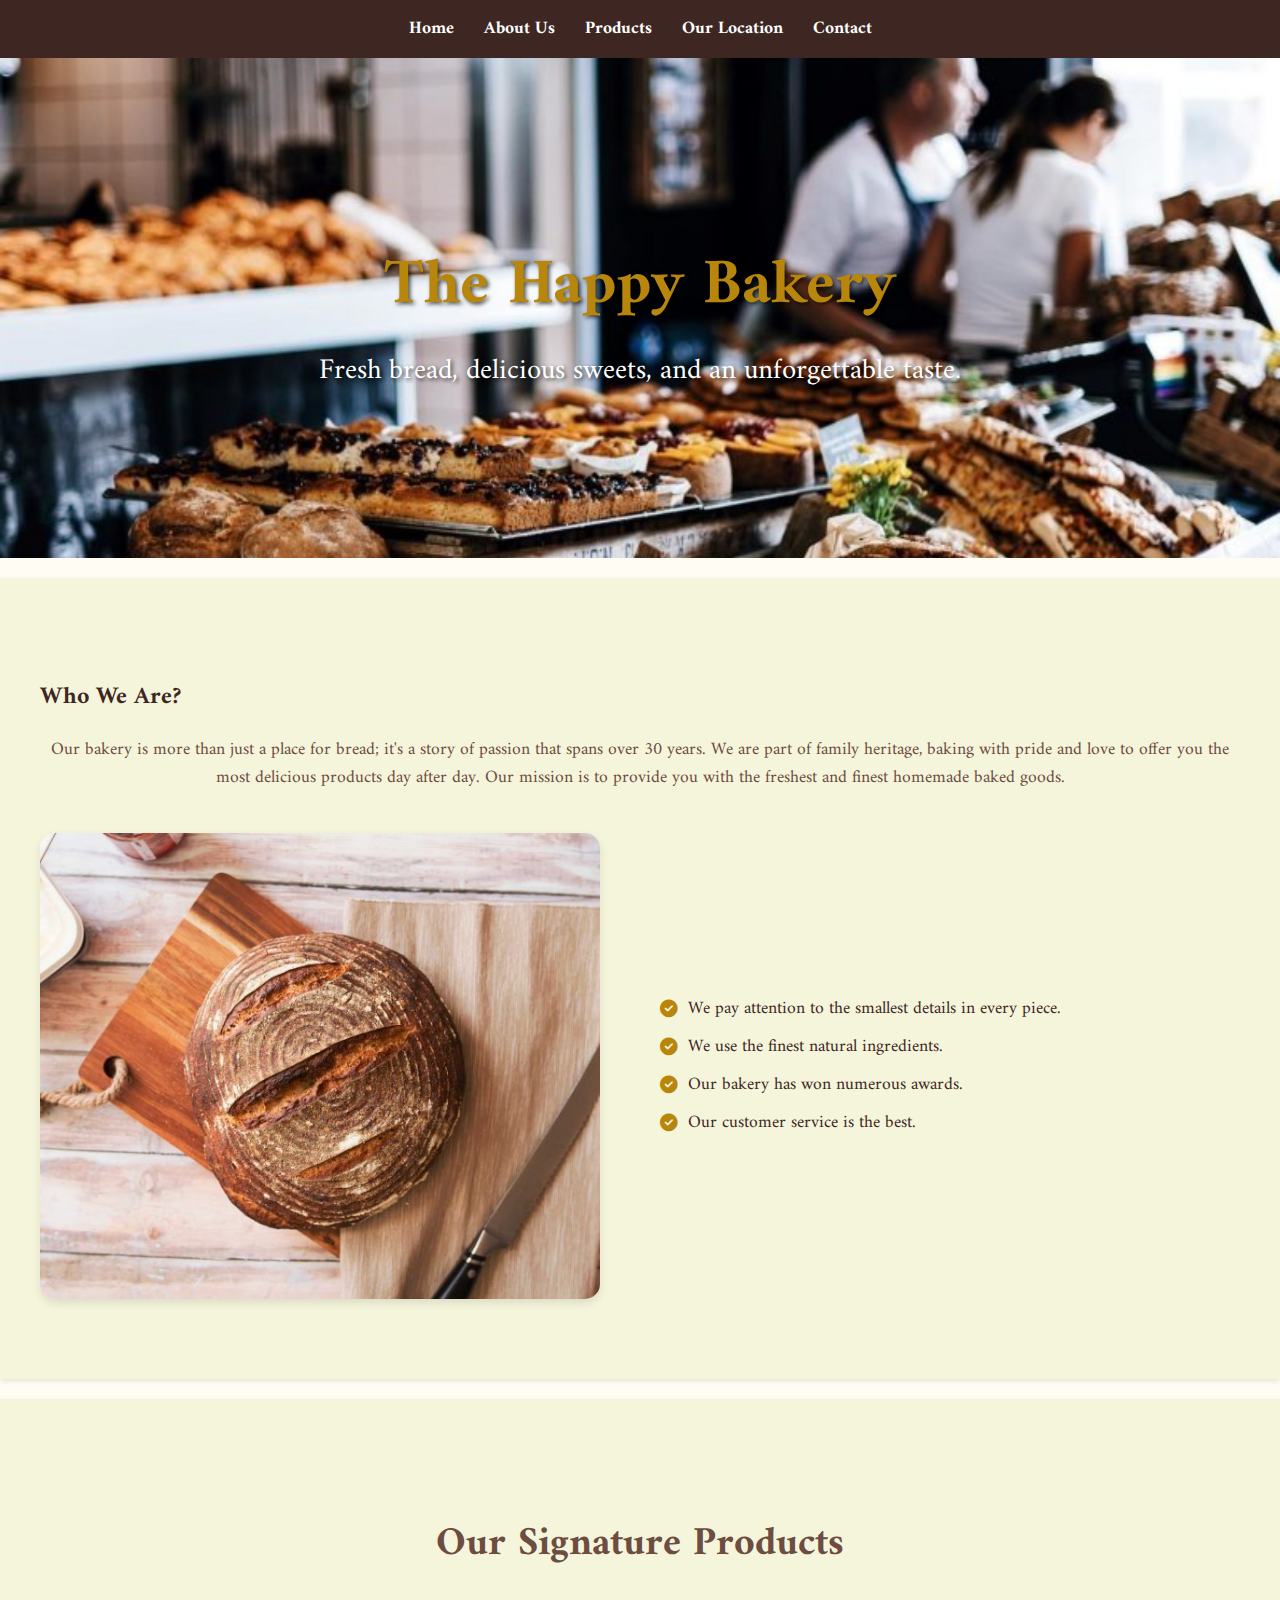
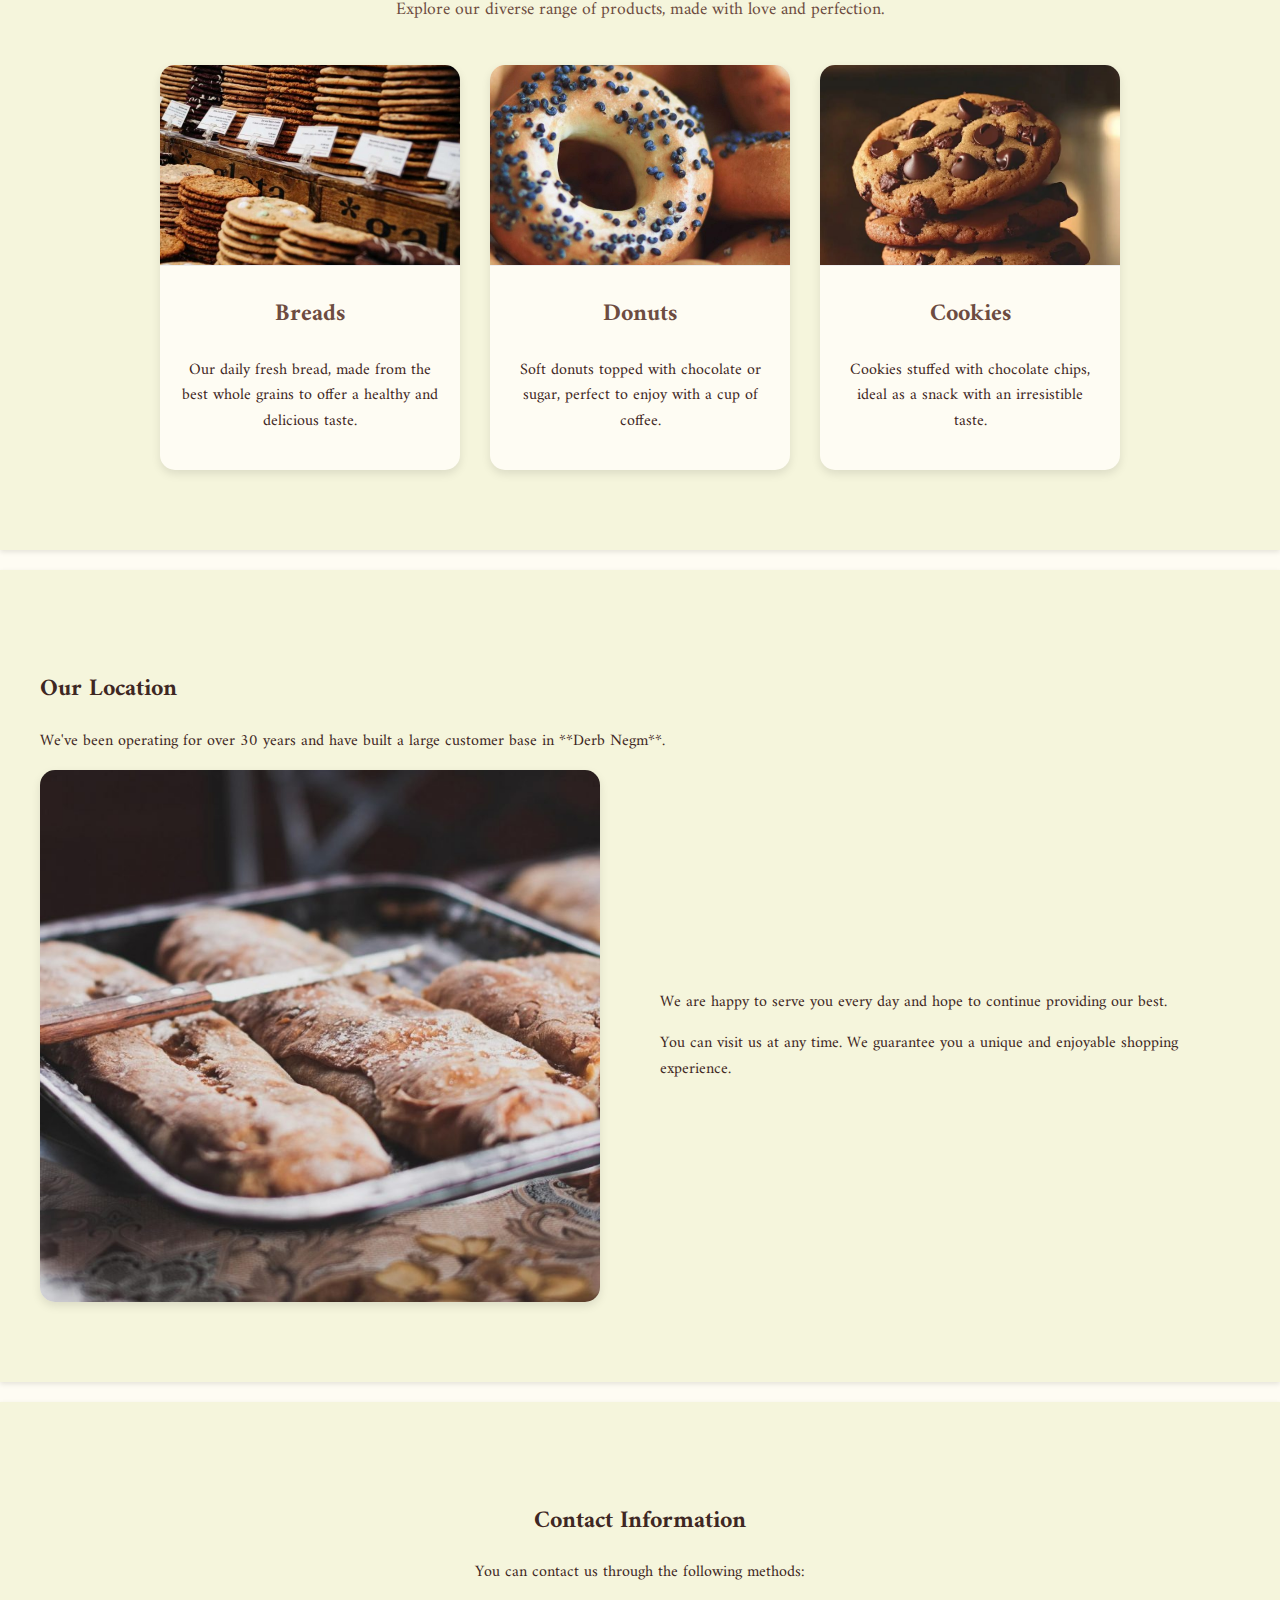
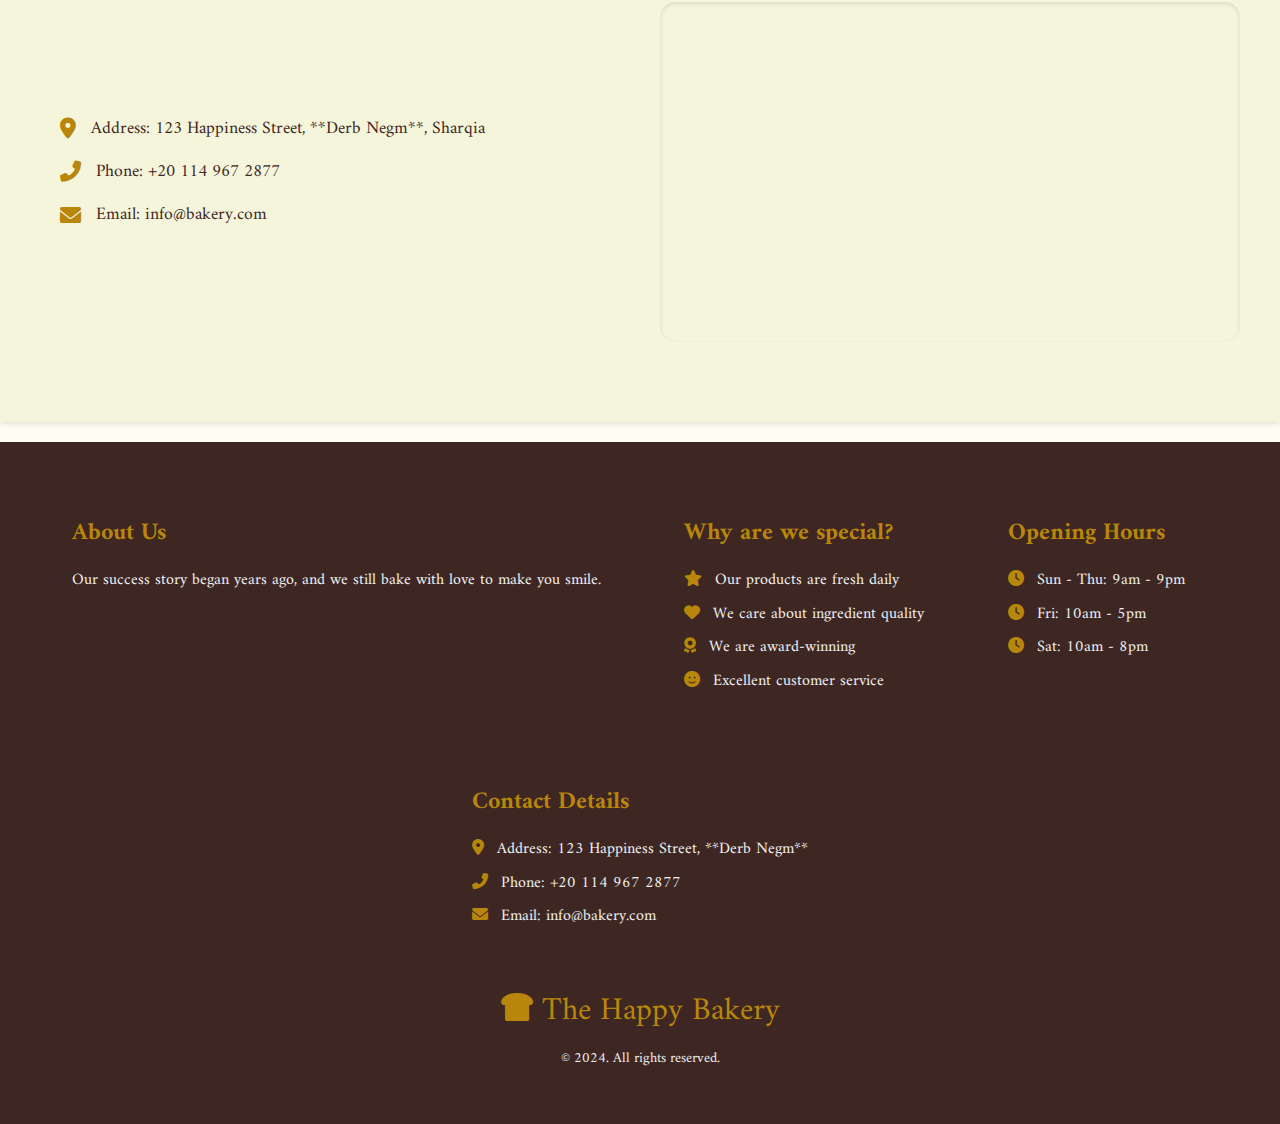
<file: index.html>
<!DOCTYPE html>
<html lang="en">
<head>
    <meta charset="UTF-8">
    <meta name="viewport" content="width=device-width, initial-scale=1.0">
    <title>The Happy Bakery</title>
    <link rel="preconnect" href="https://fonts.googleapis.com">
    <link rel="preconnect" href="https://fonts.gstatic.com" crossorigin>
    <link href="https://fonts.googleapis.com/css2?family=Amiri:wght@400;700&display=swap" rel="stylesheet">
    <link rel="stylesheet" href="https://cdnjs.cloudflare.com/ajax/libs/font-awesome/6.0.0-beta3/css/all.min.css">
    <style>
        :root {
            --brown-dark: #3e2723; /* Dark brown */
            --brown-medium: #6d4c41; /* Medium brown */
            --beige-light: #f5f5dc; /* Light beige */
            --beige-offwhite: #fefcf3; /* Off-white */
            --gold-accent: #b8860b; /* Golden accent */
        }
        
        body {
            font-family: 'Amiri', serif;
            margin: 0;
            padding: 0;
            background-color: var(--beige-offwhite);
            color: var(--brown-dark);
            line-height: 1.6;
        }

        .container {
            max-width: 1200px;
            margin: 0 auto;
            padding: 0 20px;
        }

        /* --- Navigation Bar --- */
        .navbar {
            background-color: var(--brown-dark);
            color: #fff;
            padding: 15px 0;
            text-align: center;
            box-shadow: 0 2px 5px rgba(0, 0, 0, 0.2);
        }

        .navbar ul {
            list-style: none;
            margin: 0;
            padding: 0;
            display: flex;
            justify-content: center;
            gap: 30px;
        }

        .navbar ul li a {
            color: #fff;
            text-decoration: none;
            font-weight: bold;
            font-size: 1.1em;
            transition: color 0.3s ease;
        }

        .navbar ul li a:hover {
            color: var(--gold-accent);
        }

        /* --- Hero Section (Background Image) --- */
        .hero-section {
            background-image: url('423bf36c-47f2-49bc-9cf7-28664d9a566e.jpeg');
            background-size: cover;
            background-position: center;
            height: 500px;
            display: flex;
            flex-direction: column;
            justify-content: center;
            align-items: center;
            color: #fff;
            text-shadow: 2px 2px 4px rgba(0, 0, 0, 0.7);
            text-align: center;
        }

        .hero-section h1 {
            font-size: 4em;
            margin-bottom: 10px;
            color: var(--gold-accent);
        }

        .hero-section p {
            font-size: 1.8em;
            margin-top: 0;
            max-width: 800px;
        }

        /* --- General Section Styling --- */
        .about-us, .products, .location, .contact {
            padding: 80px 0;
            background-color: var(--beige-light);
            margin-top: 20px;
            box-shadow: 0 2px 5px rgba(0, 0, 0, 0.1);
        }

        .about-content, .location-content, .contact-content {
            display: flex;
            align-items: center;
            gap: 40px;
            flex-direction: row; /* Changed to left-to-right */
            flex-wrap: wrap;
            justify-content: center;
        }

        .about-content .text, .location-content .text {
            flex: 1;
            min-width: 300px;
            padding: 20px;
            text-align: left; /* Changed to left alignment */
        }

        .about-content .image, .location-content .image {
            flex: 1;
            min-width: 300px;
            border-radius: 15px;
            overflow: hidden;
            box-shadow: 0 4px 10px rgba(0, 0, 0, 0.1);
        }

        .about-content .image img, .location-content .image img {
            width: 100%;
            height: auto;
            display: block;
        }

        .about-content h2, .location-content h2, .contact-content h2, .products h2 {
            font-size: 2.5em;
            color: var(--brown-medium);
            margin-bottom: 20px;
            text-align: center;
        }
        
        .about-us .container > p, .products .container > p {
            text-align: center;
            margin-bottom: 40px;
            font-size: 1.1em;
            color: var(--brown-medium);
        }

        .about-list {
            list-style: none;
            padding: 0;
            text-align: left; /* Changed to left alignment */
        }

        .about-list li {
            margin-bottom: 10px;
            font-size: 1.1em;
            display: flex;
            align-items: center;
            justify-content: flex-start; /* Aligned icon and text to left */
        }

        .about-list li i {
            color: var(--gold-accent);
            margin-right: 10px; /* Space between icon and text */
        }

        /* --- Products Section --- */
        .products {
            text-align: center;
        }
        
        .product-grid {
            display: flex;
            justify-content: center;
            gap: 30px;
            flex-wrap: wrap;
        }

        .product-item {
            background-color: var(--beige-offwhite);
            border-radius: 15px;
            box-shadow: 0 4px 10px rgba(0, 0, 0, 0.1);
            overflow: hidden;
            text-align: center;
            width: 300px;
            transition: transform 0.3s ease;
        }
        
        .product-item:hover {
            transform: translateY(-10px);
        }

        .product-item img {
            width: 100%;
            height: 200px;
            object-fit: cover;
            border-bottom: 1px solid #eee;
        }

        .product-info {
            padding: 20px;
        }

        .product-info h3 {
            font-size: 1.5em;
            color: var(--brown-medium);
            margin-top: 0;
        }
        
        /* --- Contact Section --- */
        .contact {
            text-align: center;
        }

        .contact-content {
            display: flex;
            justify-content: center;
            flex-direction: row; /* Changed to left-to-right */
            flex-wrap: wrap;
        }

        .contact-details, .map-placeholder {
            flex: 1;
            min-width: 300px;
            padding: 20px;
        }

        .contact-details ul {
            list-style: none;
            padding: 0;
            text-align: left; /* Changed to left alignment */
        }
        
        .contact-details ul li {
            margin-bottom: 15px;
            font-size: 1.1em;
            display: flex;
            align-items: center;
            justify-content: flex-start;
        }
        
        .contact-details ul li i {
            margin-right: 15px;
            color: var(--gold-accent);
            font-size: 1.2em;
        }

        .map-placeholder {
            background-color: var(--beige-light);
            border-radius: 15px;
            height: 300px;
            display: flex;
            justify-content: center;
            align-items: center;
            color: var(--brown-medium);
            box-shadow: inset 0 2px 5px rgba(0, 0, 0, 0.1);
            text-align: center;
        }
        
        /* --- Footer Section --- */
        .footer {
            background-color: var(--brown-dark);
            color: #f0f0f0;
            padding: 40px 0;
            text-align: center;
            margin-top: 20px;
        }
        
        .footer-grid {
            display: flex;
            justify-content: space-around;
            text-align: left; /* Changed to left alignment */
            gap: 20px;
            flex-wrap: wrap;
            margin-bottom: 20px;
        }

        .footer-col {
            min-width: 200px;
            margin-bottom: 20px;
        }

        .footer-col h4 {
            font-size: 1.5em;
            margin-bottom: 15px;
            color: var(--gold-accent);
        }

        .footer-col ul {
            list-style: none;
            padding: 0;
        }

        .footer-col ul li {
            margin-bottom: 8px;
            font-size: 1em;
        }
        
        .footer-col ul li i {
            margin-right: 8px;
            color: var(--gold-accent);
        }

        .footer-logo {
            font-size: 2em;
            color: var(--gold-accent);
            margin-top: 20px;
        }
        
        /* --- Responsive Design --- */
        @media (max-width: 768px) {
            .hero-section {
                height: 350px;
            }
            .hero-section h1 {
                font-size: 2.5em;
            }
            .hero-section p {
                font-size: 1.2em;
            }
            .navbar ul {
                flex-direction: column;
                gap: 10px;
            }
            .about-content, .location-content, .contact-content {
                flex-direction: column-reverse;
            }
            .about-content .image, .location-content .image {
                width: 100%;
                margin-bottom: 20px;
            }
            .about-content .text, .location-content .text, .contact-details, .map-placeholder {
                width: 100%;
                padding: 0 10px;
            }
            .footer-grid {
                flex-direction: column;
                align-items: center;
                text-align: center;
            }
            .footer-col ul {
                text-align: center;
            }
            .footer-col ul li {
                justify-content: center;
            }
        }
    </style>
</head>
<body>

    <nav class="navbar">
        <div class="container">
            <ul>
                <li><a href="#hero">Home</a></li>
                <li><a href="#about-us">About Us</a></li>
                <li><a href="#products">Products</a></li>
                <li><a href="#location">Our Location</a></li>
                <li><a href="#contact">Contact</a></li>
            </ul>
        </div>
    </nav>

    <section class="hero-section" id="hero">
        <div class="container">
            <h1>The Happy Bakery</h1>
            <p>Fresh bread, delicious sweets, and an unforgettable taste.</p>
        </div>
    </section>
    
    <section class="about-us" id="about-us">
        <div class="container">
            <h2>Who We Are?</h2>
            <p>Our bakery is more than just a place for bread; it's a story of passion that spans over 30 years. We are part of family heritage, baking with pride and love to offer you the most delicious products day after day. Our mission is to provide you with the freshest and finest homemade baked goods.</p>
            <div class="about-content">
                <div class="image">
                    <img src="dd964f0a-2321-428f-9766-393c6cd41dcb.jpeg" alt="Who We Are"> 
                </div>
                <div class="text">
                    <ul class="about-list">
                        <li><i class="fas fa-check-circle"></i> We pay attention to the smallest details in every piece.</li>
                        <li><i class="fas fa-check-circle"></i> We use the finest natural ingredients.</li>
                        <li><i class="fas fa-check-circle"></i> Our bakery has won numerous awards.</li>
                        <li><i class="fas fa-check-circle"></i> Our customer service is the best.</li>
                    </ul>
                </div>
            </div>
        </div>
    </section>

    <section class="products" id="products">
        <div class="container">
            <h2>Our Signature Products</h2>
            <p>Explore our diverse range of products, made with love and perfection.</p>
            <div class="product-grid">
                <div class="product-item">
                    <img src="44850ed1-bd50-4b98-b649-4b3347cd183d.jpeg" alt="Superior Breads"> 
                <div class="product-info">
                        <h3> Breads</h3>
                        <p>Our daily fresh bread, made from the best whole grains to offer a healthy and delicious taste.</p>
                    </div>
                </div>
                <div class="product-item">
                    <img src="85984f4f-c7ca-40f3-b727-ed7b857c30ab.jpeg" alt="Donuts"> 
                <div class="product-info">
                        <h3>Donuts</h3>
                        <p>Soft donuts topped with chocolate or sugar, perfect to enjoy with a cup of coffee.</p>
                    </div>
                </div>
                <div class="product-item">
                    <img src="Dark Chocolate Cookies_ Easy Recipe Varieties For Family Treats.jpeg" alt="Cookies"> 
                <div class="product-info">
                        <h3>Cookies</h3>
                        <p>Cookies stuffed with chocolate chips, ideal as a snack with an irresistible taste.</p>
                    </div>
                </div>
            </div>
        </div>
    </section>

    <section class="location" id="location">
        <div class="container">
            <h2>Our Location</h2>
            <p>We've been operating for over 30 years and have built a large customer base in **Derb Negm**.</p>
            <div class="location-content">
                <div class="image">
                    <img src="702c78f9-a649-4fb2-8bb6-ef8538a96c9d.jpeg" alt="Our Location"> 
                </div>
                <div class="text">
                    <p>We are happy to serve you every day and hope to continue providing our best.</p>
                    <p>You can visit us at any time. We guarantee you a unique and enjoyable shopping experience.</p>
                </div>
            </div>
        </div>
    </section>

    <section class="contact" id="contact">
        <div class="container">
            <h2>Contact Information</h2>
            <p>You can contact us through the following methods:</p>
            <div class="contact-content">
                <div class="contact-details">
                    <ul>
                        <li><i class="fas fa-map-marker-alt"></i> Address: 123 Happiness Street, **Derb Negm**, Sharqia</li>
                        <li><i class="fas fa-phone-alt"></i> Phone: +20 114 967 2877</li>
                        <li><i class="fas fa-envelope"></i> Email: info@bakery.com</li>
                    </ul>
                </div>
                <div class="map-placeholder">
                <iframe src="https://www.google.com/maps/embed?pb=!1m18!1m12!1m3!1d13715.228008204005!2d31.459905711935075!3d30.751922283830243!2m3!1f0!2f0!3f0!3m2!1i1024!2i768!4f13.1!3m3!1m2!1s0x14f78d65443c8c09%3A0xc1f61ff25eed8e82!2z2K_Zitix2Kgg2YbYrNmF2Iwg2YXYrdin2YHYuNipINin2YTYtNix2YLZitip!5e0!3m2!1sar!2seg!4v1759165203115!5m2!1sar!2seg" width="600" height="450" style="border:0;" allowfullscreen="" loading="lazy" referrerpolicy="no-referrer-when-downgrade"></iframe>
                </div>
            </div>
        </div>
    </section>

    <footer class="footer">
        <div class="container">
            <div class="footer-grid">
                <div class="footer-col">
                    <h4>About Us</h4>
                    <p>Our success story began years ago, and we still bake with love to make you smile.</p>
                </div>
                <div class="footer-col">
                    <h4>Why are we special?</h4>
                    <ul>
                        <li><i class="fas fa-star"></i> Our products are fresh daily</li>
                        <li><i class="fas fa-heart"></i> We care about ingredient quality</li>
                        <li><i class="fas fa-award"></i> We are award-winning</li>
                        <li><i class="fas fa-smile"></i> Excellent customer service</li>
                    </ul>
                </div>
                <div class="footer-col">
                    <h4>Opening Hours</h4>
                    <ul>
                        <li><i class="fas fa-clock"></i> Sun - Thu: 9am - 9pm</li>
                        <li><i class="fas fa-clock"></i> Fri: 10am - 5pm</li>
                        <li><i class="fas fa-clock"></i> Sat: 10am - 8pm</li>
                    </ul>
                </div>
                <div class="footer-col">
                    <h4>Contact Details</h4>
                    <ul>
                        <li><i class="fas fa-map-marker-alt"></i> Address: 123 Happiness Street, **Derb Negm**</li>
                        <li><i class="fas fa-phone-alt"></i> Phone: +20 114 967 2877</li>
                        <li><i class="fas fa-envelope"></i> Email: info@bakery.com</li>
                    </ul>
                </div>
            </div>
            <div class="footer-logo">
                <i class="fas fa-bread-slice"></i> The Happy Bakery
            </div>
            <p style="font-size: 0.9em; margin-top: 10px;">&copy; 2024. All rights reserved.</p>
        </div>
    </footer>

</body>
</html>
</file>
